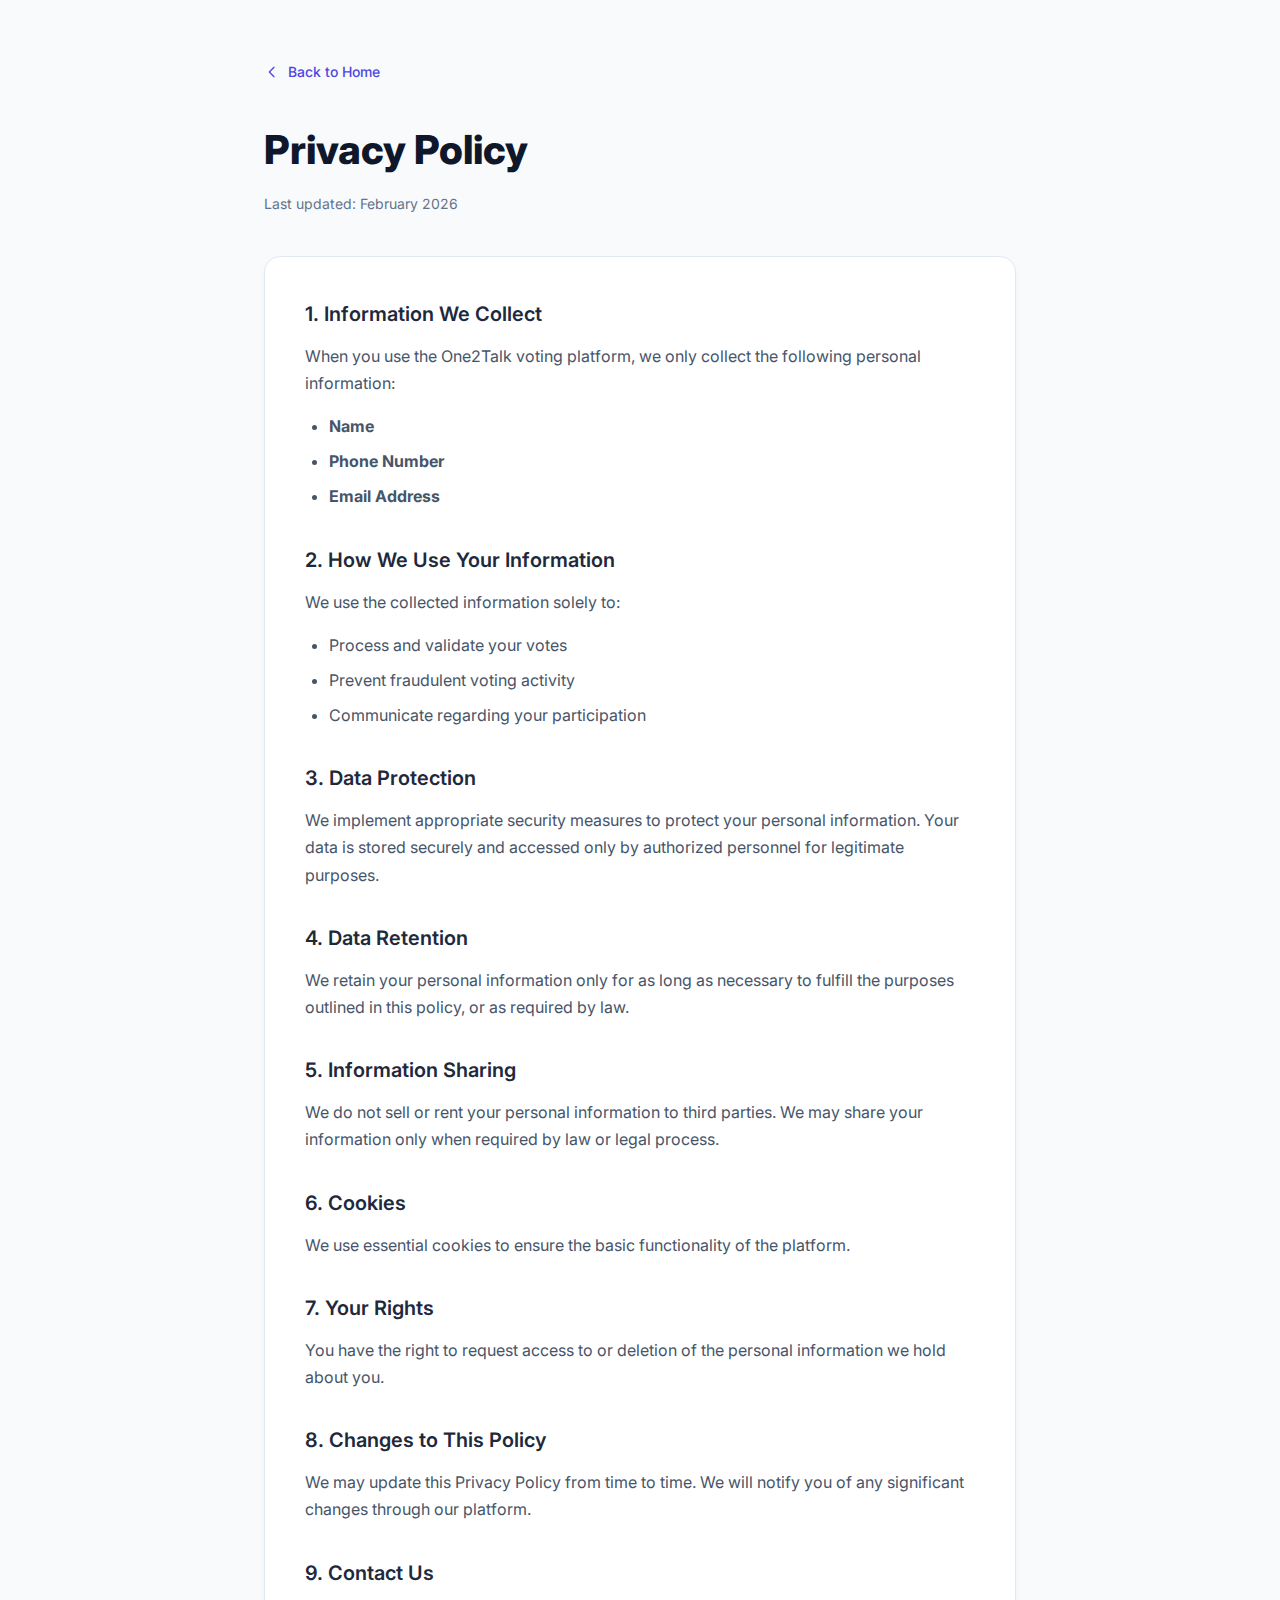
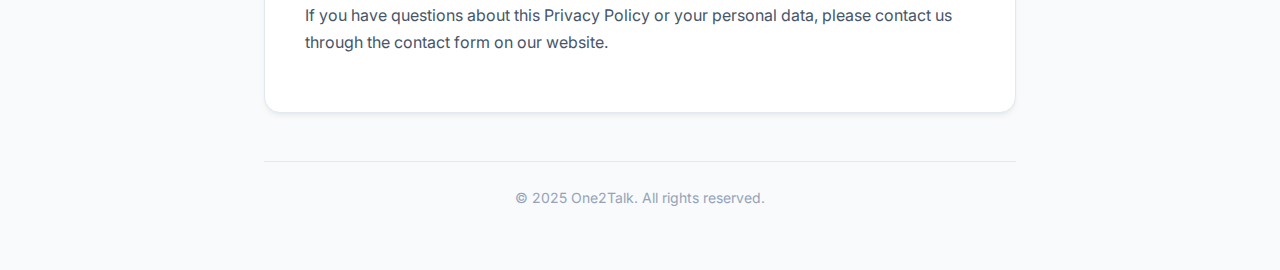
<file: privacy.html>
<!DOCTYPE html>
<html lang="en">

<head>
    <meta charset="UTF-8">
    <meta name="viewport" content="width=device-width, initial-scale=1.0">
    <title>Privacy Policy - One2Talk</title>
    <meta name="description" content="Privacy Policy for One2Talk voting platform.">
    <link rel="icon" type="image/png" href="./assets/favicon.ico">
    <link href="https://fonts.googleapis.com/css2?family=Inter:wght@400;500;600;700&display=swap" rel="stylesheet">
    <style>
        * {
            margin: 0;
            padding: 0;
            box-sizing: border-box;
        }

        body {
            font-family: 'Inter', sans-serif;
            background: #f8fafc;
            min-height: 100vh;
            color: #334155;
            line-height: 1.7;
        }

        .container {
            max-width: 800px;
            margin: 0 auto;
            padding: 60px 24px;
        }

        .back-link {
            display: inline-flex;
            align-items: center;
            gap: 8px;
            color: #4f46e5;
            text-decoration: none;
            font-size: 14px;
            margin-bottom: 32px;
            transition: color 0.2s;
            font-weight: 500;
        }

        .back-link:hover {
            color: #4338ca;
        }

        h1 {
            font-size: 2.5rem;
            font-weight: 800;
            color: #0f172a;
            margin-bottom: 8px;
        }

        .last-updated {
            color: #64748b;
            font-size: 14px;
            margin-bottom: 40px;
        }

        .content {
            background: #ffffff;
            border: 1px solid #e2e8f0;
            border-radius: 16px;
            padding: 40px;
            box-shadow: 0 4px 6px -1px rgb(0 0 0 / 0.05), 0 2px 4px -2px rgb(0 0 0 / 0.05);
        }

        h2 {
            font-size: 1.25rem;
            font-weight: 600;
            color: #1e293b;
            margin: 32px 0 12px;
        }

        h2:first-child {
            margin-top: 0;
        }

        p {
            color: #475569;
            margin-bottom: 16px;
        }

        ul {
            color: #475569;
            margin: 16px 0;
            padding-left: 24px;
        }

        li {
            margin-bottom: 8px;
        }

        a {
            color: #4f46e5;
            text-decoration: underline;
        }

        a:hover {
            color: #4338ca;
        }

        .footer {
            text-align: center;
            margin-top: 48px;
            padding-top: 24px;
            border-top: 1px solid #e2e8f0;
            color: #94a3b8;
            font-size: 14px;
        }

        @media (max-width: 768px) {
            .container {
                padding: 40px 20px;
            }

            h1 {
                font-size: 2rem;
            }

            .content {
                padding: 24px;
            }
        }
    </style>
</head>

<body>
    <div class="container">
        <a href="/" class="back-link">
            <svg width="16" height="16" fill="none" stroke="currentColor" stroke-width="2" viewBox="0 0 24 24">
                <path stroke-linecap="round" stroke-linejoin="round" d="M15 19l-7-7 7-7"></path>
            </svg>
            Back to Home
        </a>

        <h1>Privacy Policy</h1>
        <p class="last-updated">Last updated: February 2026</p>

        <div class="content">
            <h2>1. Information We Collect</h2>
            <p>When you use the One2Talk voting platform, we only collect the following personal information:</p>
            <ul>
                <li><strong>Name</strong></li>
                <li><strong>Phone Number</strong></li>
                <li><strong>Email Address</strong></li>
            </ul>

            <h2>2. How We Use Your Information</h2>
            <p>We use the collected information solely to:</p>
            <ul>
                <li>Process and validate your votes</li>
                <li>Prevent fraudulent voting activity</li>
                <li>Communicate regarding your participation</li>
            </ul>

            <h2>3. Data Protection</h2>
            <p>We implement appropriate security measures to protect your personal information. Your data is stored
                securely and accessed only by authorized personnel for legitimate purposes.</p>

            <h2>4. Data Retention</h2>
            <p>We retain your personal information only for as long as necessary to fulfill the purposes outlined in
                this policy, or as required by law.</p>

            <h2>5. Information Sharing</h2>
            <p>We do not sell or rent your personal information to third parties. We may share your information only
                when required by law or legal process.</p>

            <h2>6. Cookies</h2>
            <p>We use essential cookies to ensure the basic functionality of the platform.</p>

            <h2>7. Your Rights</h2>
            <p>You have the right to request access to or deletion of the personal information we hold about you.</p>

            <h2>8. Changes to This Policy</h2>
            <p>We may update this Privacy Policy from time to time. We will notify you of any significant changes
                through our platform.</p>

            <h2>9. Contact Us</h2>
            <p>If you have questions about this Privacy Policy or your personal data, please contact us through the
                contact form on our website.</p>
        </div>

        <div class="footer">
            &copy; 2025 One2Talk. All rights reserved.
        </div>
    </div>
</body>

</html>
</file>
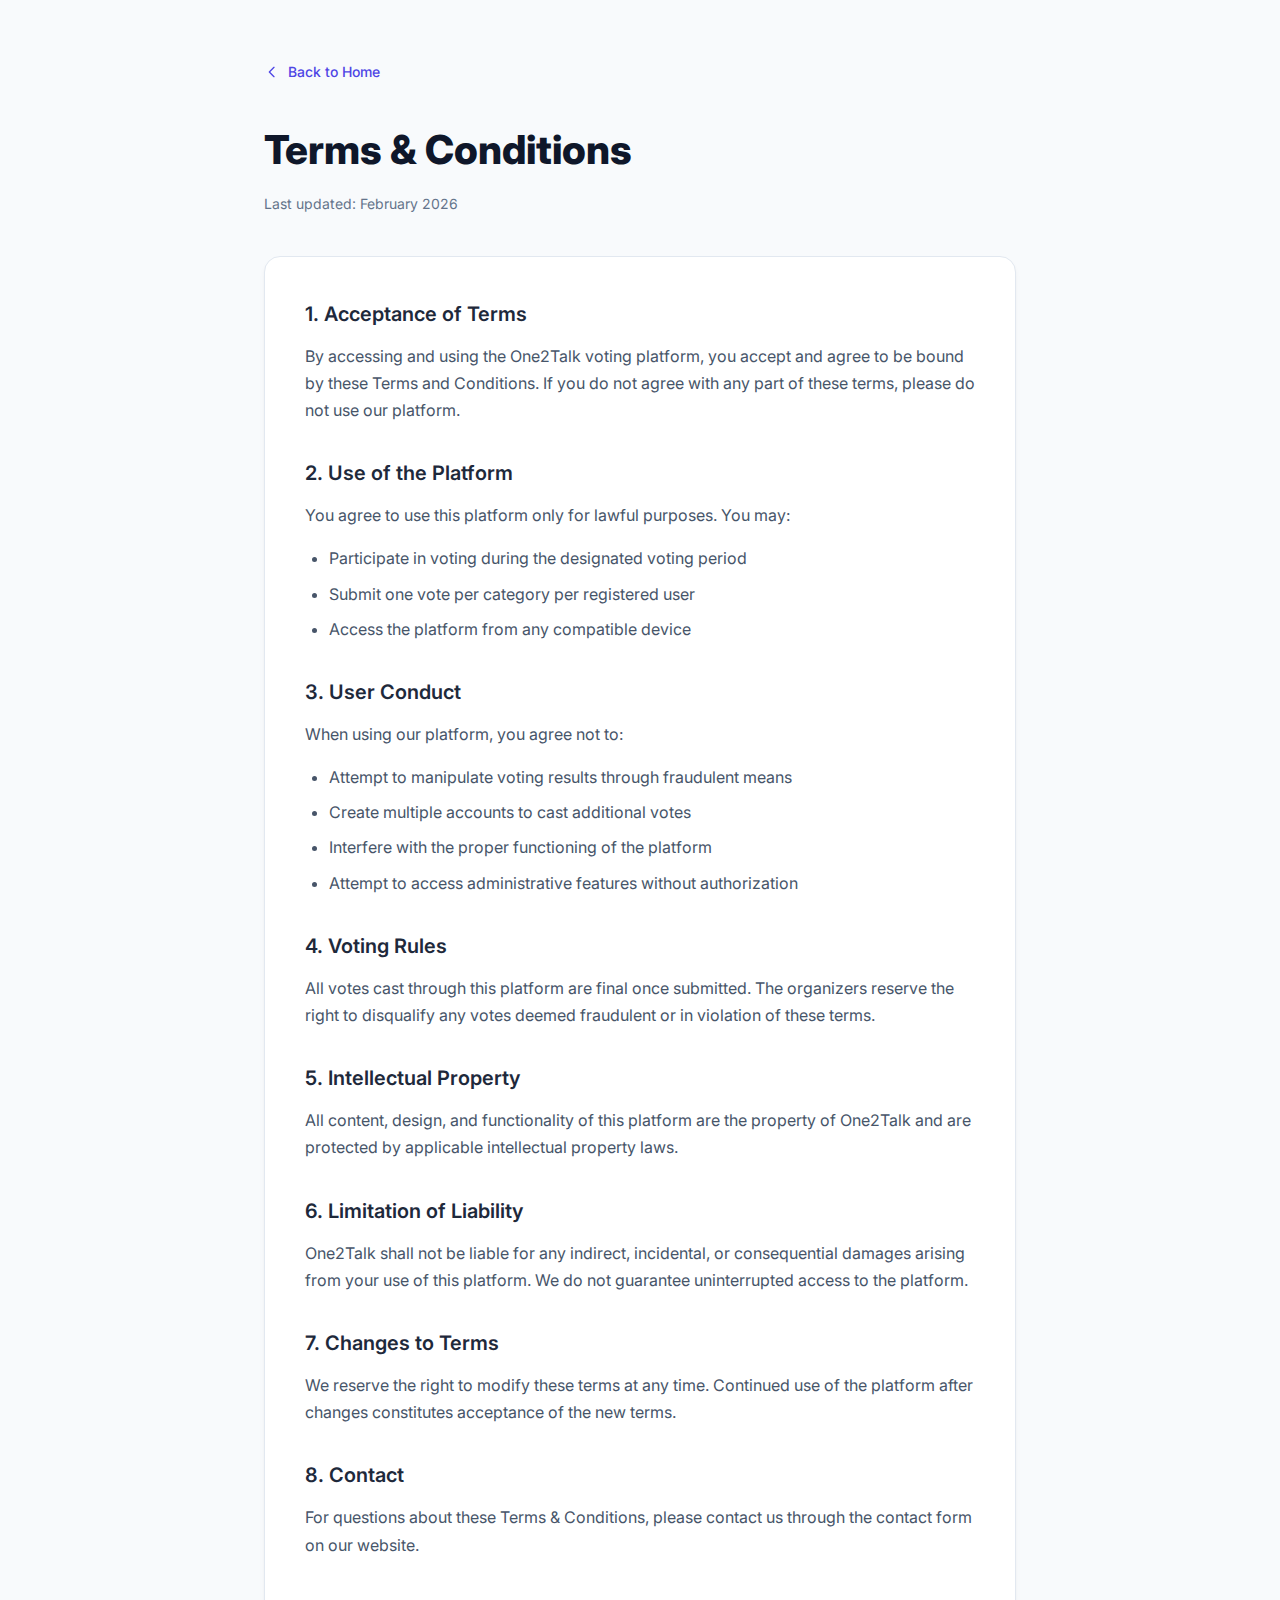
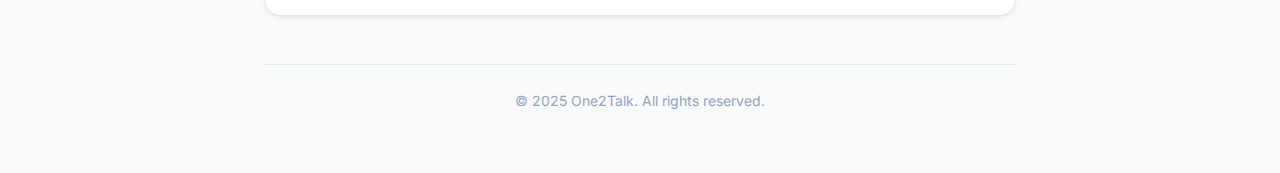
<file: terms.html>
<!DOCTYPE html>
<html lang="en">

<head>
    <meta charset="UTF-8">
    <meta name="viewport" content="width=device-width, initial-scale=1.0">
    <title>Terms & Conditions - One2Talk</title>
    <meta name="description" content="Terms and Conditions for One2Talk voting platform.">
    <link rel="icon" type="image/png" href="./assets/favicon.ico">
    <link href="https://fonts.googleapis.com/css2?family=Inter:wght@400;500;600;700&display=swap" rel="stylesheet">
    <style>
        * {
            margin: 0;
            padding: 0;
            box-sizing: border-box;
        }

        body {
            font-family: 'Inter', sans-serif;
            background: #f8fafc;
            min-height: 100vh;
            color: #334155;
            line-height: 1.7;
        }

        .container {
            max-width: 800px;
            margin: 0 auto;
            padding: 60px 24px;
        }

        .back-link {
            display: inline-flex;
            align-items: center;
            gap: 8px;
            color: #4f46e5;
            text-decoration: none;
            font-size: 14px;
            margin-bottom: 32px;
            transition: color 0.2s;
            font-weight: 500;
        }

        .back-link:hover {
            color: #4338ca;
        }

        h1 {
            font-size: 2.5rem;
            font-weight: 800;
            color: #0f172a;
            margin-bottom: 8px;
        }

        .last-updated {
            color: #64748b;
            font-size: 14px;
            margin-bottom: 40px;
        }

        .content {
            background: #ffffff;
            border: 1px solid #e2e8f0;
            border-radius: 16px;
            padding: 40px;
            box-shadow: 0 4px 6px -1px rgb(0 0 0 / 0.05), 0 2px 4px -2px rgb(0 0 0 / 0.05);
        }

        h2 {
            font-size: 1.25rem;
            font-weight: 600;
            color: #1e293b;
            margin: 32px 0 12px;
        }

        h2:first-child {
            margin-top: 0;
        }

        p {
            color: #475569;
            margin-bottom: 16px;
        }

        ul {
            color: #475569;
            margin: 16px 0;
            padding-left: 24px;
        }

        li {
            margin-bottom: 8px;
        }

        a {
            color: #4f46e5;
            text-decoration: underline;
        }

        a:hover {
            color: #4338ca;
        }

        .footer {
            text-align: center;
            margin-top: 48px;
            padding-top: 24px;
            border-top: 1px solid #e2e8f0;
            color: #94a3b8;
            font-size: 14px;
        }

        @media (max-width: 768px) {
            .container {
                padding: 40px 20px;
            }

            h1 {
                font-size: 2rem;
            }

            .content {
                padding: 24px;
            }
        }
    </style>
</head>

<body>
    <div class="container">
        <a href="/" class="back-link">
            <svg width="16" height="16" fill="none" stroke="currentColor" stroke-width="2" viewBox="0 0 24 24">
                <path stroke-linecap="round" stroke-linejoin="round" d="M15 19l-7-7 7-7"></path>
            </svg>
            Back to Home
        </a>

        <h1>Terms & Conditions</h1>
        <p class="last-updated">Last updated: February 2026</p>

        <div class="content">
            <h2>1. Acceptance of Terms</h2>
            <p>By accessing and using the One2Talk voting platform, you accept and agree to be bound by these Terms and
                Conditions. If you do not agree with any part of these terms, please do not use our platform.</p>

            <h2>2. Use of the Platform</h2>
            <p>You agree to use this platform only for lawful purposes. You may:</p>
            <ul>
                <li>Participate in voting during the designated voting period</li>
                <li>Submit one vote per category per registered user</li>
                <li>Access the platform from any compatible device</li>
            </ul>

            <h2>3. User Conduct</h2>
            <p>When using our platform, you agree not to:</p>
            <ul>
                <li>Attempt to manipulate voting results through fraudulent means</li>
                <li>Create multiple accounts to cast additional votes</li>
                <li>Interfere with the proper functioning of the platform</li>
                <li>Attempt to access administrative features without authorization</li>
            </ul>

            <h2>4. Voting Rules</h2>
            <p>All votes cast through this platform are final once submitted. The organizers reserve the right to
                disqualify any votes deemed fraudulent or in violation of these terms.</p>

            <h2>5. Intellectual Property</h2>
            <p>All content, design, and functionality of this platform are the property of One2Talk and are protected by
                applicable intellectual property laws.</p>

            <h2>6. Limitation of Liability</h2>
            <p>One2Talk shall not be liable for any indirect, incidental, or consequential damages arising from your use
                of this platform. We do not guarantee uninterrupted access to the platform.</p>

            <h2>7. Changes to Terms</h2>
            <p>We reserve the right to modify these terms at any time. Continued use of the platform after changes
                constitutes acceptance of the new terms.</p>

            <h2>8. Contact</h2>
            <p>For questions about these Terms & Conditions, please contact us through the contact form on our website.
            </p>
        </div>

        <div class="footer">
            &copy; 2025 One2Talk. All rights reserved.
        </div>
    </div>
</body>

</html>
</file>
